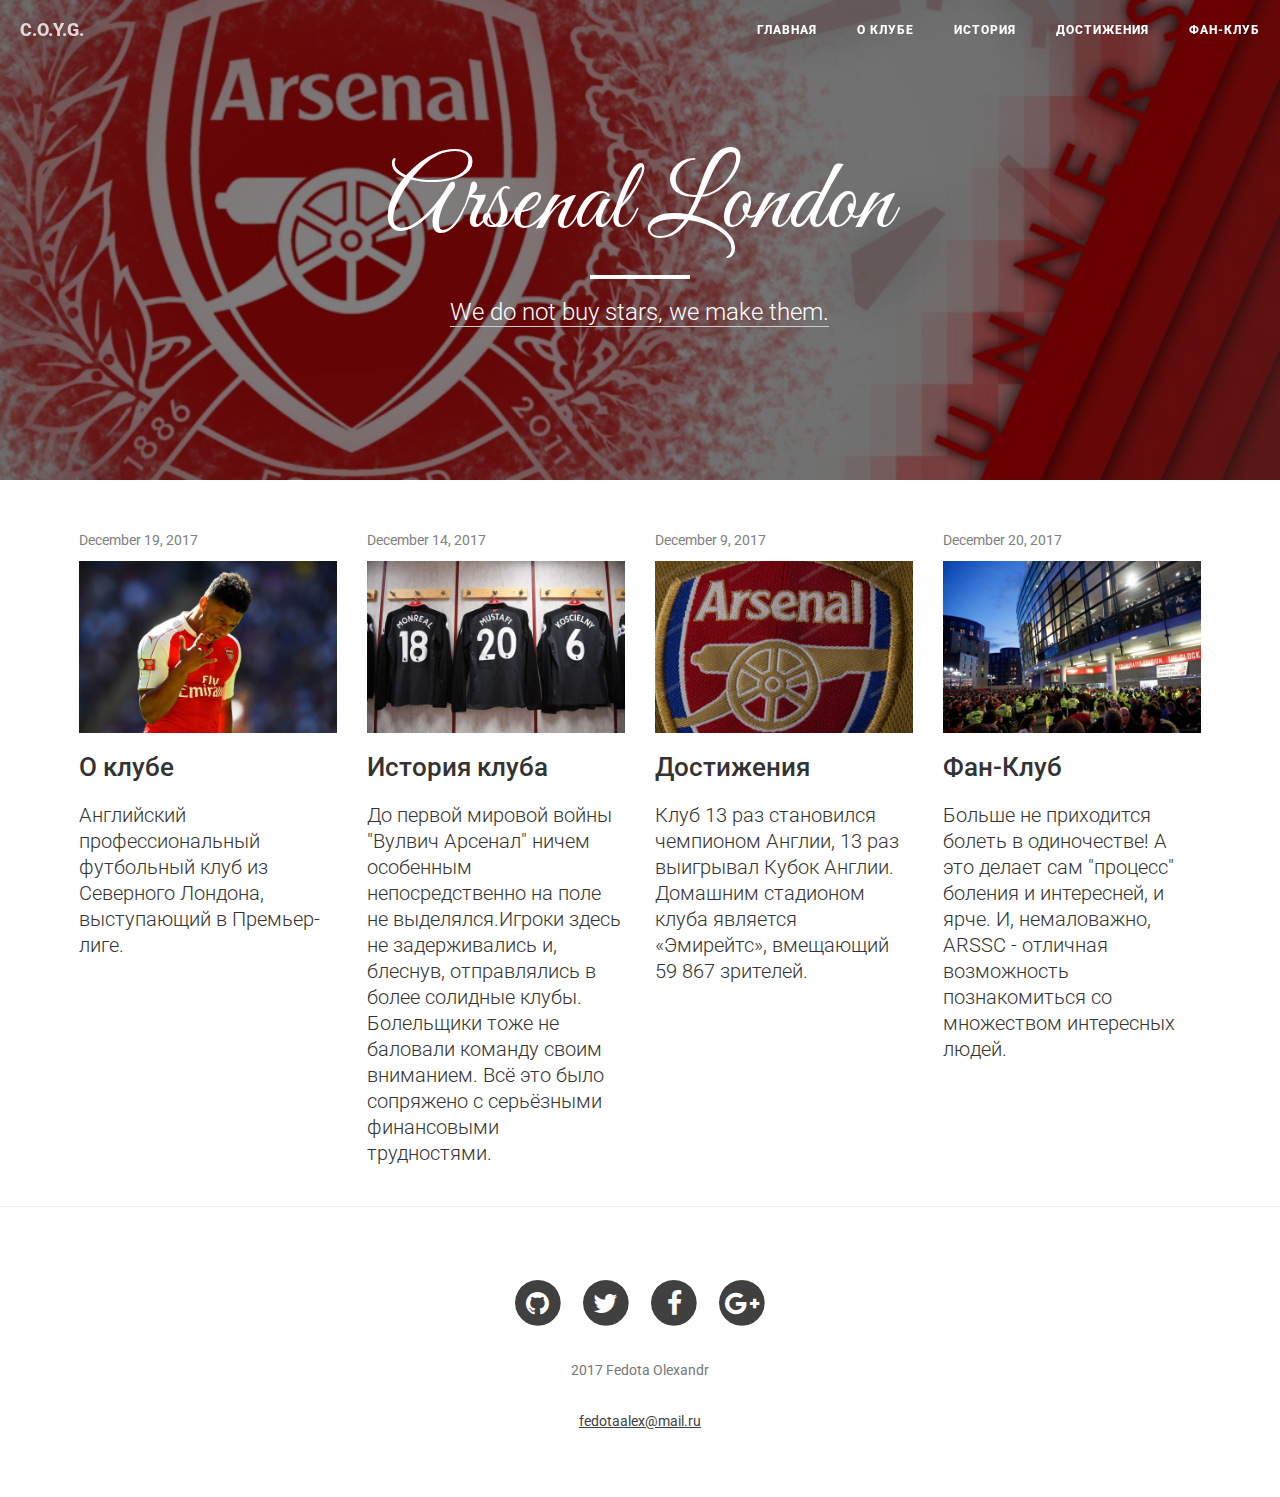
<file: index.html>
<!DOCTYPE html>
<html lang="en">

<head>

    <meta charset="utf-8">
    <meta http-equiv="X-UA-Compatible" content="IE=edge">
    <meta name="viewport" content="width=device-width, initial-scale=1">
    <meta name="description" content="">
    <meta name="author" content="">

    <title>Arsenal London</title>

    
    <link href="css/bootstrap.min.css" rel="stylesheet">

    
    <link href="css/small-business.css" rel="stylesheet">

    
    <link href="http://maxcdn.bootstrapcdn.com/font-awesome/4.1.0/css/font-awesome.min.css" rel="stylesheet" type="text/css">
    <link href='http://fonts.googleapis.com/css?family=Great+Vibes' rel='stylesheet' type='text/css'>
    <link href='http://fonts.googleapis.com/css?family=Roboto:400,300,100,500,700,900' rel='stylesheet' type='text/css'>



</head>

<body>

   
    <nav class="navbar navbar-default navbar-custom navbar-fixed-top">
        <div class="container-fluid">
            
            <div class="navbar-header page-scroll">
                <button type="button" class="navbar-toggle" data-toggle="collapse" data-target="#bs-example-navbar-collapse-1">
                    <span class="sr-only">Toggle navigation</span>
                    <span class="icon-bar"></span>
                    <span class="icon-bar"></span>
                    <span class="icon-bar"></span>
                </button>
                <a class="navbar-brand" href="https://www.arsenal.com/">C.O.Y.G.</a>
            </div>

            
            <div class="collapse navbar-collapse" id="bs-example-navbar-collapse-1">
                <ul class="nav navbar-nav navbar-right">
                    <li>
                        <a href="index.html">Главная</a>
                    </li>
                    <li>
                        <a href="about.html">О клубе</a>
                    </li>
                    <li>
                        <a href="page.html">История</a>
                    </li>
                    <li>
                        <a href="contact.html">Достижения</a>
                    </li>
					<li>
                        <a href="club.html">Фан-Клуб</a>
                    </li>
                </ul>
            </div>
            
        </div>
        
    </nav>

    
    <header class="intro-header" style="background-image: url('img/caralog10.jpg')">
        <div class="container overlay">
            <div class="row">
                <div class="col-lg-8 col-lg-offset-2 col-md-10 col-md-offset-1">
                    <div class="site-heading">
                        <h1>Arsenal London</h1>
                        <hr class="small">
                        <span class="subheading"><a href="contact.html">We do not buy stars, we make them.</a></span>
                    </div>
                </div>
            </div>
        </div>
    </header>
     


    <div class="container-fluid container-90">
        <div class="row">

            <div class="col-md-3">
                <div class="post-preview">
                    <a href="about.html">
                        <p class="post-meta">December 19, 2017</p>
                        <img class="img-responsive" src="img/caralog4.jpg">
                        <h2 class="post-title">
                            О клубе
                        </h2>
                        <h3 class="post-subtitle">
                             Английский профессиональный футбольный клуб из Северного Лондона, выступающий в Премьер-лиге.
                        </h3>
                    </a>
                </div>
            </div>

            <div class="col-md-3">
                <div class="post-preview">
                    <a href="page.html">
                        <p class="post-meta">December 14, 2017</p>
                        <img class="img-responsive" src="img/caralog5.jpg">
                        <h2 class="post-title">
                            История клуба
                        </h2>
                        <h3 class="post-subtitle">
                            До первой мировой войны "Вулвич Арсенал" ничем особенным непосредственно на поле не выделялся.Игроки здесь не задерживались и, блеснув, отправлялись в более солидные клубы. Болельщики тоже не баловали команду своим вниманием. Всё это было сопряжено с серьёзными финансовыми трудностями.
                        </h3>
                    </a>
                </div>
            </div>


            <div class="col-md-3">
                <div class="post-preview">
                    <a href="page.html">
                        <p class="post-meta">December 9, 2017</p>
                        <img class="img-responsive" src="img/caralog1.jpg">
                        <h2 class="post-title">
                            Достижения
                        </h2>
                        <h3 class="post-subtitle">
                            Клуб 13 раз становился чемпионом Англии, 13 раз выигрывал Кубок Англии. Домашним стадионом клуба является «Эмирейтс», вмещающий 59 867 зрителей.
                        </h3>
                    </a>
                </div>
            </div>
			 <div class="col-md-3">
                <div class="post-preview">
                    <a href="club.html">
                        <p class="post-meta">December 20, 2017</p>
                        <img class="img-responsive" src="img/caralog6.jpg">
                        <h2 class="post-title">
                            Фан-Клуб
                        </h2>
                        <h3 class="post-subtitle">
                            Больше не приходится болеть в одиночестве! А это делает сам "процесс" боления и интересней, и ярче. И, немаловажно, ARSSC - отличная возможность познакомиться со множеством интересных людей.
                        </h3>
                    </a>
                </div>
            </div>

        </div>
        <!-- Pager
        <ul class="pager">
            <li class="next">
                <a href="#">Older</a>
            </li>
        </ul> -->
    </div>


    <hr>

    <!-- Footer -->
    <footer>
        <div class="container">
            <div class="row">
                <div class="col-lg-8 col-lg-offset-2 col-md-10 col-md-offset-1">
                    <ul class="list-inline text-center">
                        <li>
                            <a href="https://github.com/">
                                <span class="fa-stack fa-lg">
                                    <i class="fa fa-circle fa-stack-2x"></i>
                                    <i class="fa fa-github fa-stack-1x fa-inverse"></i>
                                </span>
                            </a>
                        </li>
                        <li>
                            <a href="https://twitter.com/">
                                <span class="fa-stack fa-lg">
                                    <i class="fa fa-circle fa-stack-2x"></i>
                                    <i class="fa fa-twitter fa-stack-1x fa-inverse"></i>
                                </span>
                            </a>
                        </li>
                        <li>
                            <a href="https://www.facebook.com">
                                <span class="fa-stack fa-lg">
                                    <i class="fa fa-circle fa-stack-2x"></i>
                                    <i class="fa fa-facebook fa-stack-1x fa-inverse"></i>
                                </span>
                            </a>
                        </li>

                        <li>
                            <a href="https://plus.google.com/">
                                <span class="fa-stack fa-lg">
                                    <i class="fa fa-circle fa-stack-2x"></i>
                                    <i class="fa fa-google-plus fa-stack-1x fa-inverse"></i>
                                </span>
                            </a>
                        </li>
                       
                    </ul>
                    <p class="copyright text-muted"> 2017 Fedota Olexandr</p>
                       <p class="copyright text-muted">  <a href="mail.ru">fedotaalex@mail.ru</a></p>
                </div>
            </div>
        </div>
    </footer>

    <!-- jQuery -->
    <script src="js/jquery.js"></script>

    <!-- Bootstrap Core JavaScript -->
    <script src="js/bootstrap.min.js"></script>

    <!-- Custom Theme JavaScript -->
    <script src="js/small-business.min.js"></script>

    <!-- Smooth Scroll -->
    <script src="js/SmoothScroll.js"></script>

<!--
Google Analitics
Demo Purpose Only
Change UA-XXXXXXX-X to be your site's ID
 -->
<script>
    (function(i,s,o,g,r,a,m){i['GoogleAnalyticsObject']=r;i[r]=i[r]||function(){
        (i[r].q=i[r].q||[]).push(arguments)},i[r].l=1*new Date();a=s.createElement(o),
            m=s.getElementsByTagName(o)[0];a.async=1;a.src=g;m.parentNode.insertBefore(a,m)
    })(window,document,'script','//www.google-analytics.com/analytics.js','ga');

    ga('create', 'UA-1057679-2', 'auto');
    ga('send', 'pageview');
</script>

</body>

</html>
</file>
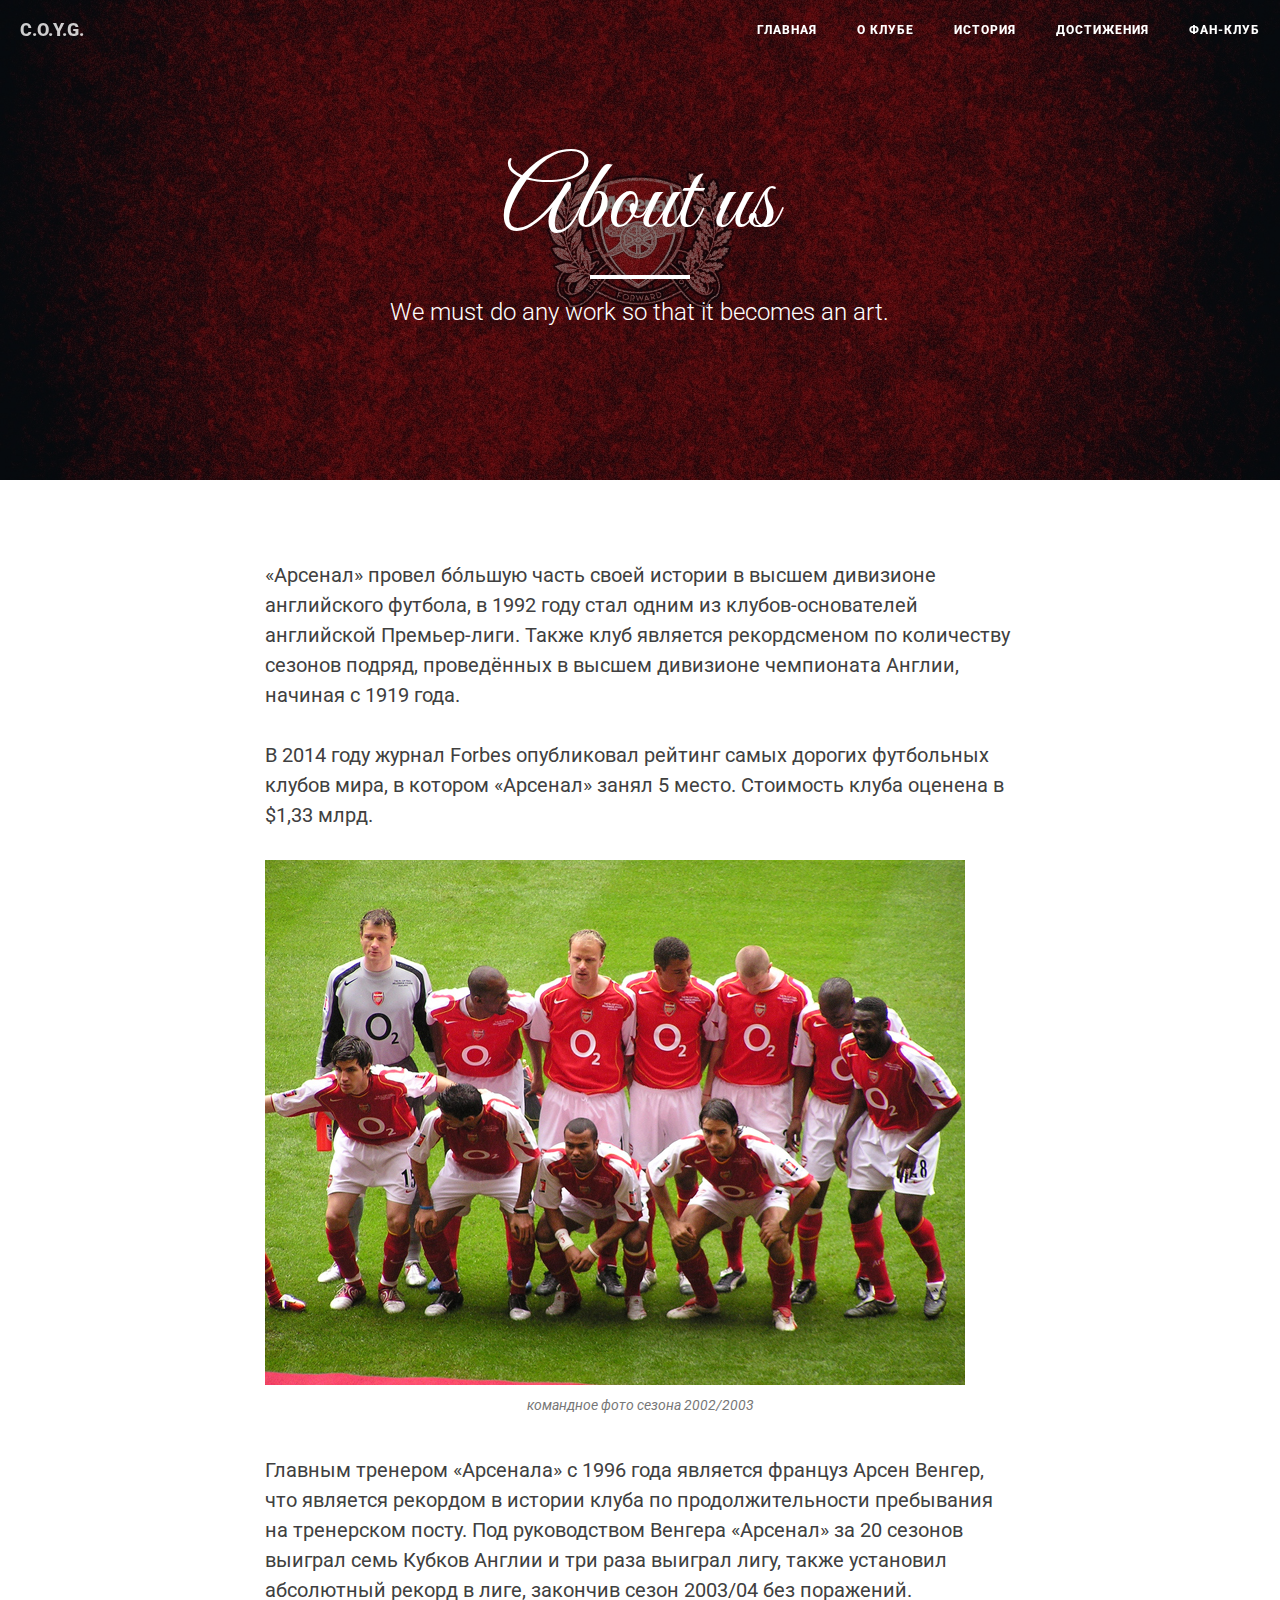
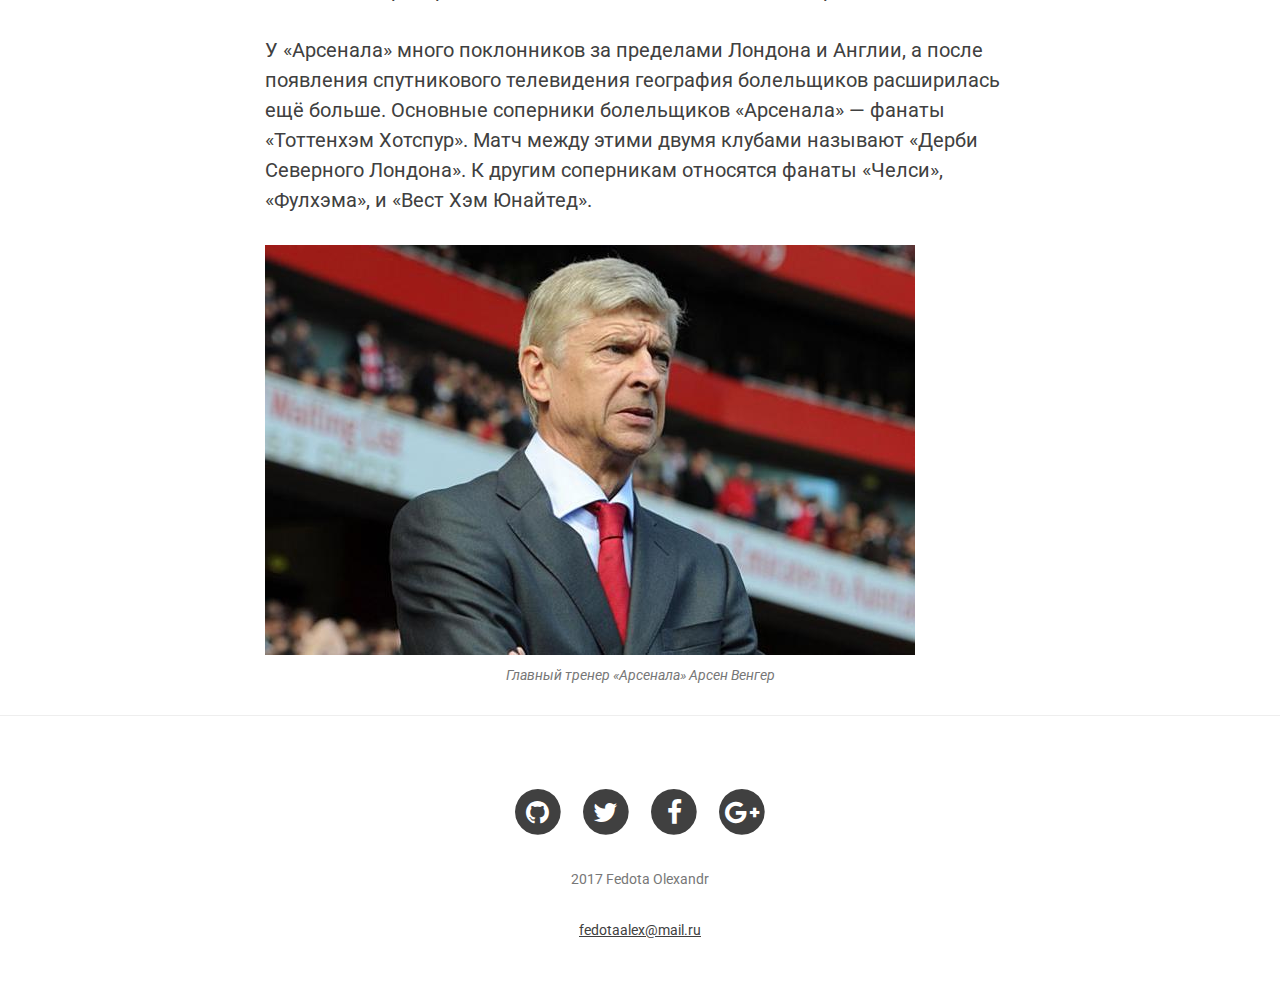
<file: about.html>
<!DOCTYPE html>
<html lang="en">

<head>

    <meta charset="utf-8">
    <meta http-equiv="X-UA-Compatible" content="IE=edge">
    <meta name="viewport" content="width=device-width, initial-scale=1">
    <meta name="description" content="">
    <meta name="author" content="">

    <title>О клубе</title>

   
    <link href="css/bootstrap.min.css" rel="stylesheet">

    
    <link href="css/small-business.css" rel="stylesheet">

    
    <link href="http://maxcdn.bootstrapcdn.com/font-awesome/4.1.0/css/font-awesome.min.css" rel="stylesheet" type="text/css">
    <link href='http://fonts.googleapis.com/css?family=Great+Vibes' rel='stylesheet' type='text/css'>
    <link href='http://fonts.googleapis.com/css?family=Roboto:400,300,100,500,700,900' rel='stylesheet' type='text/css'>

  

</head>

<body>

    <!-- Navigation -->
    <nav class="navbar navbar-default navbar-custom navbar-fixed-top">
        <div class="container-fluid">
            <!-- Brand and toggle get grouped for better mobile display -->
            <div class="navbar-header page-scroll">
                <button type="button" class="navbar-toggle" data-toggle="collapse" data-target="#bs-example-navbar-collapse-1">
                    <span class="sr-only">Toggle navigation</span>
                    <span class="icon-bar"></span>
                    <span class="icon-bar"></span>
                    <span class="icon-bar"></span>
                </button>
                <a class="navbar-brand" href="https://www.arsenal.com/">C.O.Y.G.</a>
            </div>
			     <div class="collapse navbar-collapse" id="bs-example-navbar-collapse-1">
                <ul class="nav navbar-nav navbar-right">
                    <li>
                        <a href="index.html">Главная</a>
                    </li>
                    <li>
                        <a href="about.html">О клубе</a>
                    </li>
                    <li>
                        <a href="page.html">История</a>
                    </li>
                    <li>
                        <a href="contact.html">Достижения</a>
                    </li>
					<li>
                        <a href="club.html">Фан-Клуб</a>
                    </li>
                </ul>
            </div>

            <!-- Collect the nav links, forms, and other content for toggling -->
             
            </div>

            
           
            
        </div>
            
            <!-- /.navbar-collapse -->
        </div>
        <!-- /.container -->
    </nav>

    <!-- Page Header -->
    <!-- Set your background image for this header on the line below. -->
    <header class="intro-header" style="background-image: url('img/caralog7.jpg')">
        <div class="container overlay">
            <div class="row">
                <div class="col-lg-8 col-lg-offset-2 col-md-10 col-md-offset-1">
                    <div class="page-heading">
                        <h1>About us</h1>
                        <hr class="small">
                        <span class="subheading">We must do any work so that it becomes an art.</span>
                    </div>
                </div>
            </div>
        </div>
    </header>

    <!-- Main Content -->
    <div class="container">
        <div class="row">
            <div class="col-lg-8 col-lg-offset-2 col-md-10 col-md-offset-1">
                <p>«Арсенал» провел бо́льшую часть своей истории в высшем дивизионе английского футбола, в 1992 году стал одним из клубов-основателей английской Премьер-лиги. Также клуб является рекордсменом по количеству сезонов подряд, проведённых в высшем дивизионе чемпионата Англии, начиная с 1919 года.</p>
                <p>В 2014 году журнал Forbes опубликовал рейтинг самых дорогих футбольных клубов мира, в котором «Арсенал» занял 5 место. Стоимость клуба оценена в $1,33 млрд.</p>
                <a href="#">
                    <img class="img-responsive" src="img/caralog13.jpg" alt="">
                </a>
                <span class="caption text-muted">командное фото сезона 2002/2003 </span>
                <p>Главным тренером «Арсенала» c 1996 года является француз Арсен Венгер, что является рекордом в истории клуба по продолжительности пребывания на тренерском посту. Под руководством Венгера «Арсенал» за 20 сезонов выиграл семь Кубков Англии и три раза выиграл лигу, также установил абсолютный рекорд в лиге, закончив сезон 2003/04 без поражений.</p>
				<p>У «Арсенала» много поклонников за пределами Лондона и Англии, а после появления спутникового телевидения география болельщиков расширилась ещё больше. Основные соперники болельщиков «Арсенала» — фанаты «Тоттенхэм Хотспур». Матч между этими двумя клубами называют «Дерби Северного Лондона». К другим соперникам относятся фанаты «Челси», «Фулхэма», и «Вест Хэм Юнайтед».</p>
				<a href="#">
                    <img class="img-responsive" src="img/caralog14.jpg" alt="">
                </a>
				<span class="caption text-muted">Главный тренер «Арсенала» Арсен Венгер </span>
            </div>
        </div>
    </div>

    <hr>

    <!-- Footer -->
   <footer>
        <div class="container">
            <div class="row">
                <div class="col-lg-8 col-lg-offset-2 col-md-10 col-md-offset-1">
                    <ul class="list-inline text-center">
                        <li>
                            <a href="https://github.com/">
                                <span class="fa-stack fa-lg">
                                    <i class="fa fa-circle fa-stack-2x"></i>
                                    <i class="fa fa-github fa-stack-1x fa-inverse"></i>
                                </span>
                            </a>
                        </li>
                        <li>
                            <a href="https://twitter.com/">
                                <span class="fa-stack fa-lg">
                                    <i class="fa fa-circle fa-stack-2x"></i>
                                    <i class="fa fa-twitter fa-stack-1x fa-inverse"></i>
                                </span>
                            </a>
                        </li>
                        <li>
                            <a href="https://www.facebook.com">
                                <span class="fa-stack fa-lg">
                                    <i class="fa fa-circle fa-stack-2x"></i>
                                    <i class="fa fa-facebook fa-stack-1x fa-inverse"></i>
                                </span>
                            </a>
                        </li>

                        <li>
                            <a href="https://plus.google.com/">
                                <span class="fa-stack fa-lg">
                                    <i class="fa fa-circle fa-stack-2x"></i>
                                    <i class="fa fa-google-plus fa-stack-1x fa-inverse"></i>
                                </span>
                            </a>
                        </li>
                       
                        
                    </ul>
                    <p class="copyright text-muted"> 2017 Fedota Olexandr</p>
                       <p class="copyright text-muted">  <a href="mail.ru">fedotaalex@mail.ru</a></p>
                </div>
            </div>
        </div>
    </footer>

    <!-- jQuery -->
    <script src="js/jquery.js"></script>

    <!-- Bootstrap Core JavaScript -->
    <script src="js/bootstrap.min.js"></script>

    <!-- Custom Theme JavaScript -->
    <script src="js/small-business.min.js"></script>

    <!-- Smooth Scroll -->
    <script src="js/SmoothScroll.js"></script>

</body>

</html>
</file>
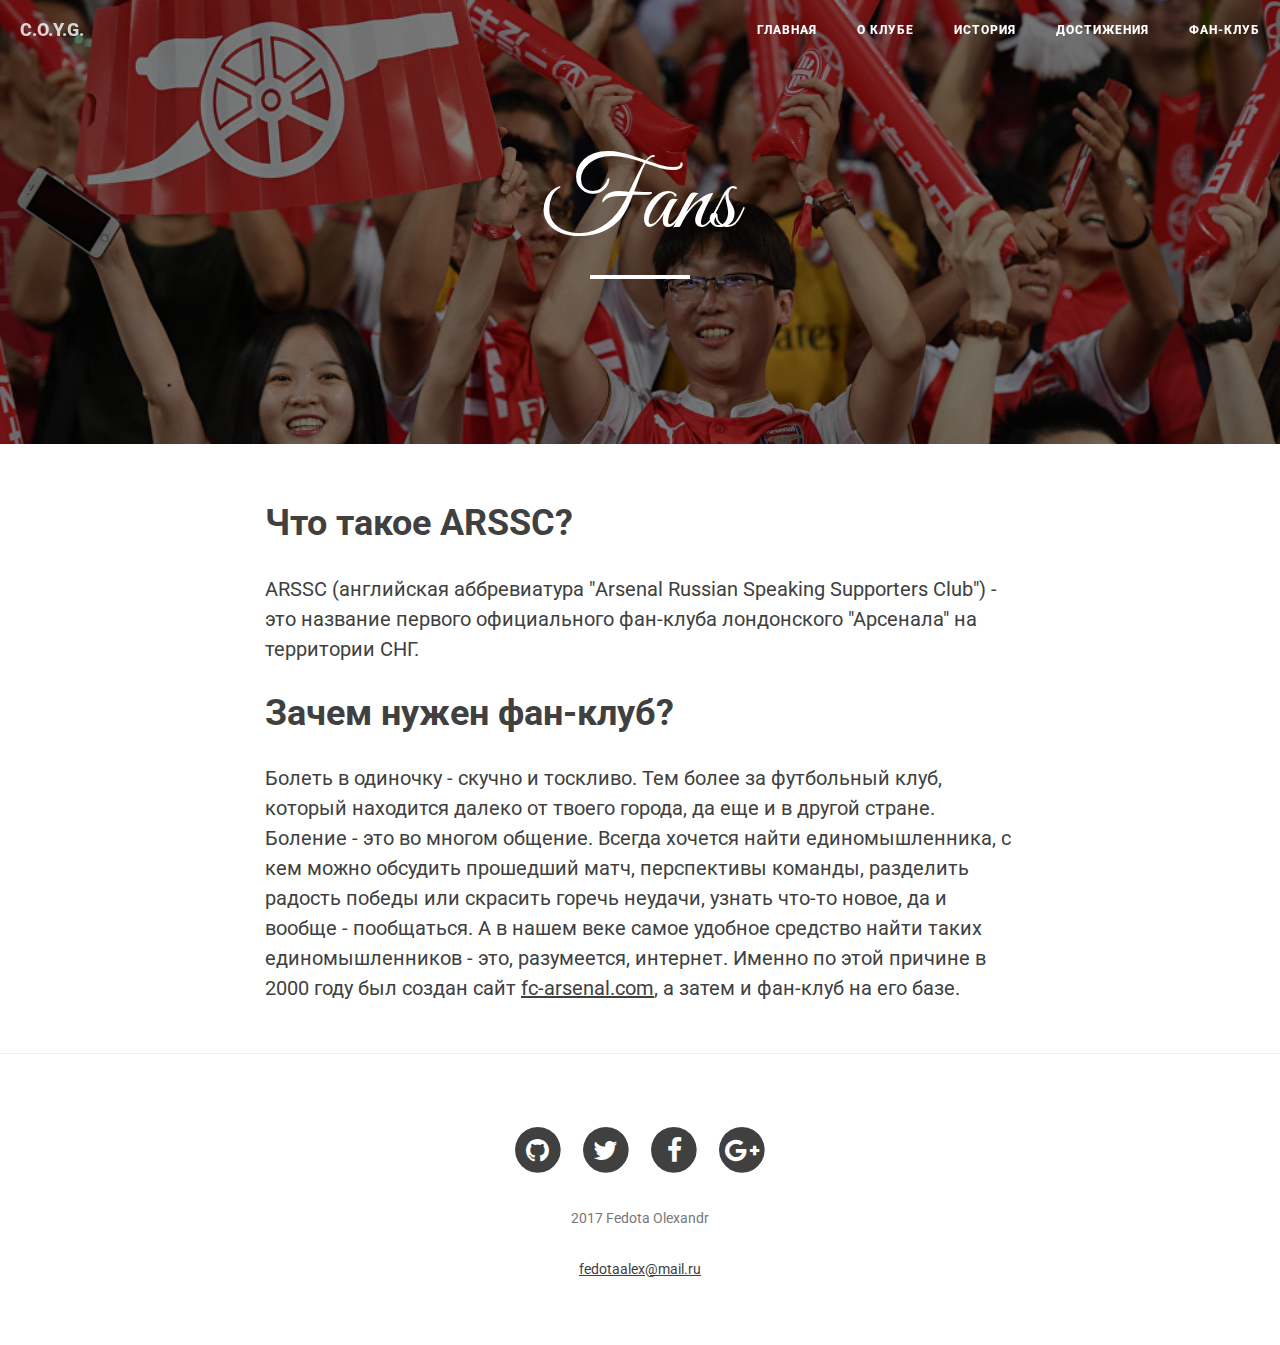
<file: club.html>
<!DOCTYPE html>
<html lang="en">

<head>

    <meta charset="utf-8">
    <meta http-equiv="X-UA-Compatible" content="IE=edge">
    <meta name="viewport" content="width=device-width, initial-scale=1">
    <meta name="description" content="">
    <meta name="author" content="">

    <title>Фан-Клуб</title>

    <!-- Bootstrap Core CSS -->
    <link href="css/bootstrap.min.css" rel="stylesheet">

    <!-- Custom CSS -->
    <link href="css/small-business.css" rel="stylesheet">

    <!-- Custom Fonts -->
    <link href="http://maxcdn.bootstrapcdn.com/font-awesome/4.1.0/css/font-awesome.min.css" rel="stylesheet" type="text/css">
    <link href='http://fonts.googleapis.com/css?family=Great+Vibes' rel='stylesheet' type='text/css'>
    <link href='http://fonts.googleapis.com/css?family=Roboto:400,300,100,500,700,900' rel='stylesheet' type='text/css'>

    <!-- HTML5 Shim and Respond.js IE8 support of HTML5 elements and media queries -->
    <!-- WARNING: Respond.js doesn't work if you view the page via file:// -->
    <!--[if lt IE 9]>
        <script src="https://oss.maxcdn.com/libs/html5shiv/3.7.0/html5shiv.js"></script>
        <script src="https://oss.maxcdn.com/libs/respond.js/1.4.2/respond.min.js"></script>
    <![endif]-->

</head>

<body>

    <!-- Navigation -->
    <nav class="navbar navbar-default navbar-custom navbar-fixed-top">
        <div class="container-fluid">
            <!-- Brand and toggle get grouped for better mobile display -->
            <div class="navbar-header page-scroll">
                <button type="button" class="navbar-toggle" data-toggle="collapse" data-target="#bs-example-navbar-collapse-1">
                    <span class="sr-only">Toggle navigation</span>
                    <span class="icon-bar"></span>
                    <span class="icon-bar"></span>
                    <span class="icon-bar"></span>
                </button>
             <a class="navbar-brand" href="https://www.arsenal.com/">C.O.Y.G.</a>
            </div>

            <!-- Collect the nav links, forms, and other content for toggling -->
           <div class="collapse navbar-collapse" id="bs-example-navbar-collapse-1">
                <ul class="nav navbar-nav navbar-right">
                    <li>
                        <a href="index.html">Главная</a>
                    </li>
                    <li>
                        <a href="about.html">О клубе</a>
                    </li>
                    <li>
                        <a href="page.html">История</a>
                    </li>
                    <li>
                        <a href="contact.html">Достижения</a>
                    </li>
					<li>
                        <a href="club.html">Фан-Клуб</a>
                    </li>
                </ul>
            </div>
            <!-- /.navbar-collapse -->
        </div>
        <!-- /.container -->
    </nav>

    <!-- Page Header -->
    <!-- Set your background image for this header on the line below. -->
    <header class="intro-header" style="background-image: url('img/caralog15.jpg')">
        <div class="container overlay">
            <div class="row">
                <div class="col-lg-8 col-lg-offset-2 col-md-10 col-md-offset-1">
                    <div class="page-heading">
                        <h1>Fans</h1>
                        <hr class="small">
                    </div>
                </div>
            </div>
        </div>
    </header>

    <!-- Post Content -->
    <article>
        <div class="container">
            <div class="row">
                <div class="col-lg-8 col-lg-offset-2 col-md-10 col-md-offset-1">

                    <h2 class="section-heading">Что такое ARSSC?</h2>

                    <p>ARSSC (английская аббревиатура "Arsenal Russian Speaking Supporters Club") - это название первого официального фан-клуба лондонского "Арсенала" на территории СНГ.</p>

					<h2 class="section-heading">Зачем нужен фан-клуб?</h2>
                    <p>Болеть в одиночку - скучно и тоскливо. Тем более за футбольный клуб, который находится далеко от твоего города, да еще и в другой стране. Боление - это во многом общение. Всегда хочется найти единомышленника, с кем можно обсудить прошедший матч, перспективы команды, разделить радость победы или скрасить горечь неудачи, узнать что-то новое, да и вообще - пообщаться. А в нашем веке самое удобное средство найти таких единомышленников - это, разумеется, интернет. Именно по этой причине в 2000 году был создан сайт <a href="http://fc-arsenal.com/" target="_blank">fc-arsenal.com</a>, а затем и фан-клуб на его базе.</p>
                  
                </div>
            </div>
        </div>
    </article>

    <hr>

    <!-- Footer -->
   <footer>
        <div class="container">
            <div class="row">
                <div class="col-lg-8 col-lg-offset-2 col-md-10 col-md-offset-1">
                    <ul class="list-inline text-center">
                        <li>
                            <a href="https://github.com/">
                                <span class="fa-stack fa-lg">
                                    <i class="fa fa-circle fa-stack-2x"></i>
                                    <i class="fa fa-github fa-stack-1x fa-inverse"></i>
                                </span>
                            </a>
                        </li>
                        <li>
                            <a href="https://twitter.com/">
                                <span class="fa-stack fa-lg">
                                    <i class="fa fa-circle fa-stack-2x"></i>
                                    <i class="fa fa-twitter fa-stack-1x fa-inverse"></i>
                                </span>
                            </a>
                        </li>
                        <li>
                            <a href="https://www.facebook.com">
                                <span class="fa-stack fa-lg">
                                    <i class="fa fa-circle fa-stack-2x"></i>
                                    <i class="fa fa-facebook fa-stack-1x fa-inverse"></i>
                                </span>
                            </a>
                        </li>

                        <li>
                            <a href="https://plus.google.com/">
                                <span class="fa-stack fa-lg">
                                    <i class="fa fa-circle fa-stack-2x"></i>
                                    <i class="fa fa-google-plus fa-stack-1x fa-inverse"></i>
                                </span>
                            </a>
                        </li>
                       
                        
                    </ul>
                    <p class="copyright text-muted">2017 Fedota Olexandr</p>
                       <p class="copyright text-muted">  <a href="mail.ru">fedotaalex@mail.ru</a></p>
                </div>
            </div>
        </div>
    </footer>

    <!-- jQuery -->
    <script src="js/jquery.js"></script>

    <!-- Bootstrap Core JavaScript -->
    <script src="js/bootstrap.min.js"></script>

    <!-- Custom Theme JavaScript -->
    <script src="js/small-business.min.js"></script>

    <!-- Smooth Scroll -->
    <script src="js/SmoothScroll.js"></script>

</body>

</html>
</file>
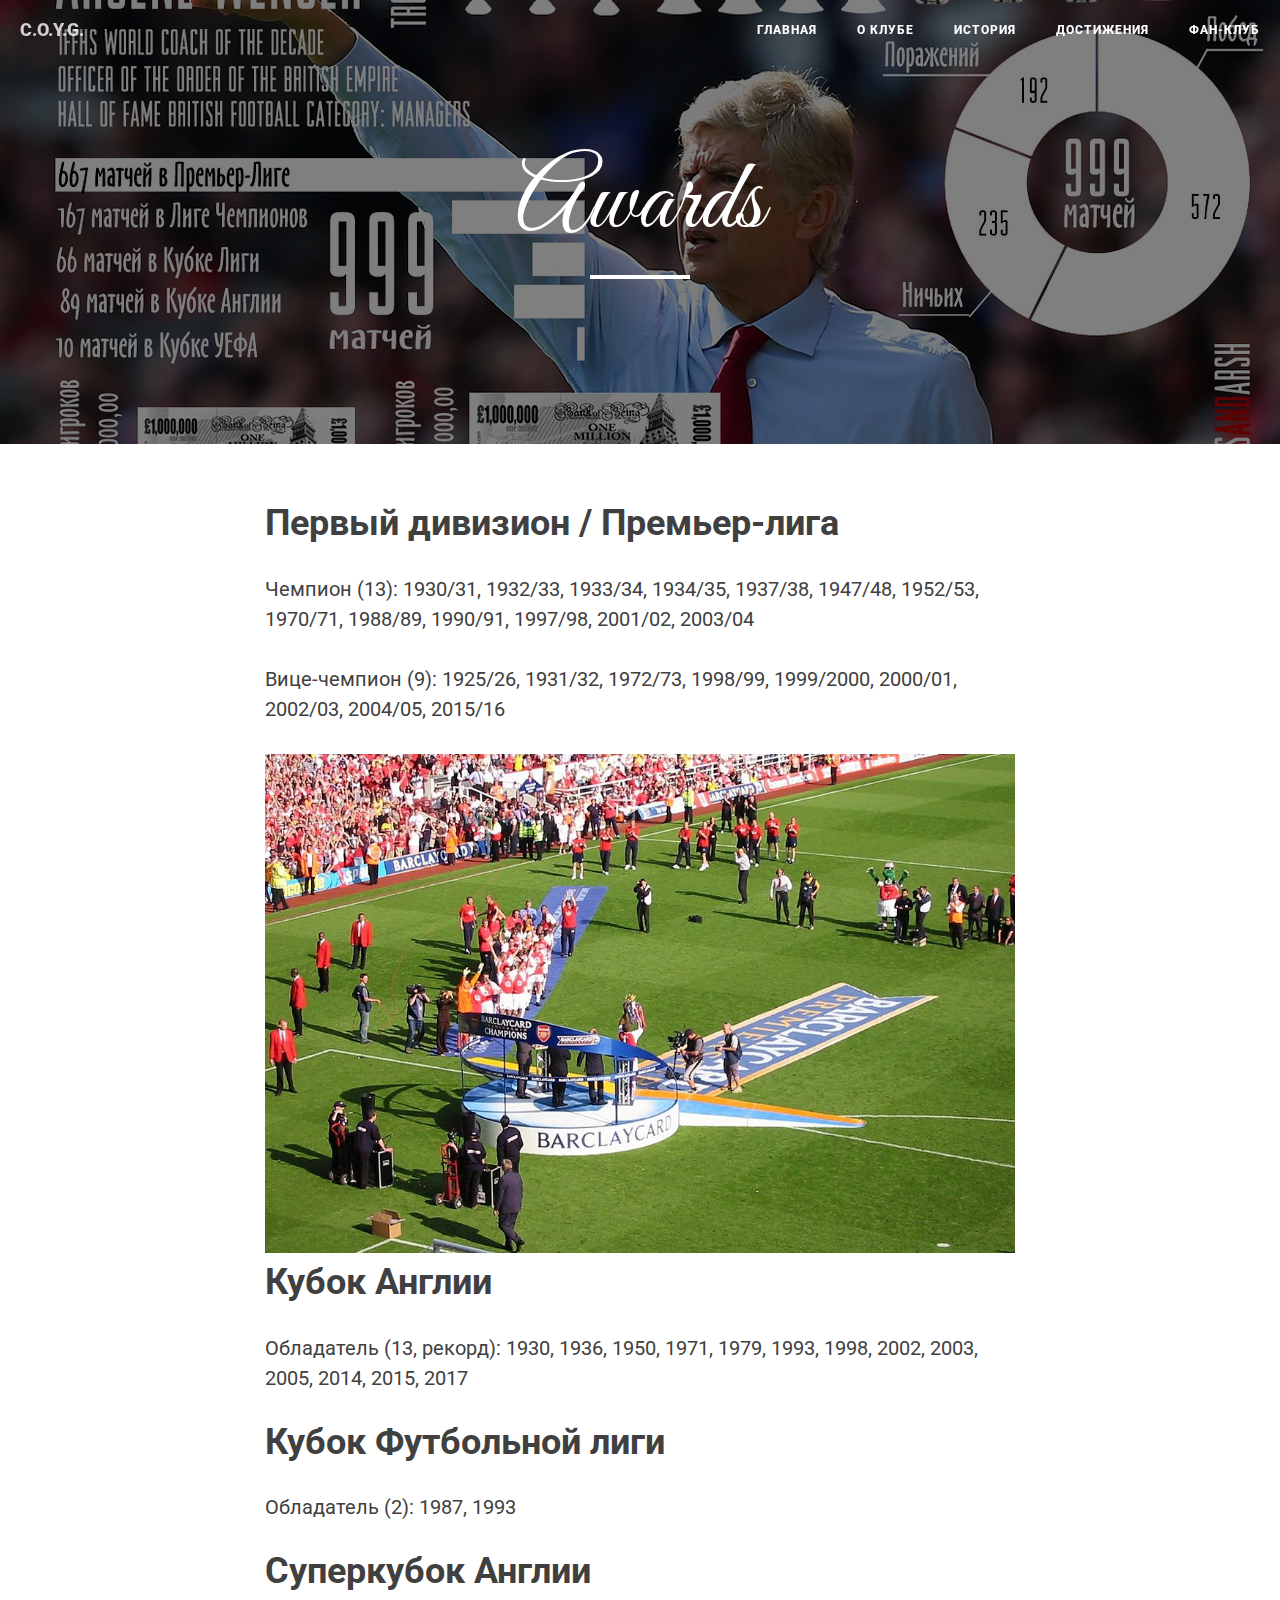
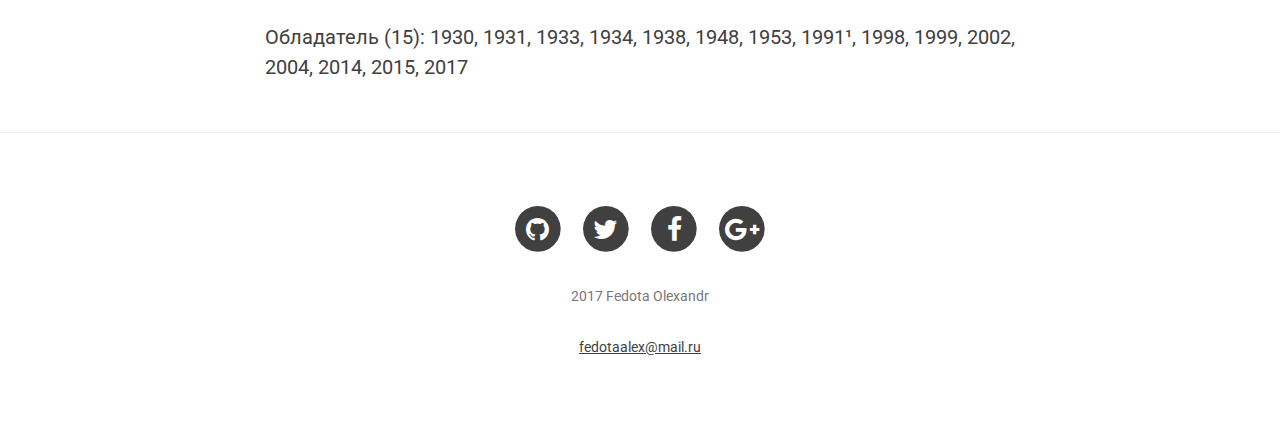
<file: contact.html>
<!DOCTYPE html>
<html lang="en">

<head>

    <meta charset="utf-8">
    <meta http-equiv="X-UA-Compatible" content="IE=edge">
    <meta name="viewport" content="width=device-width, initial-scale=1">
    <meta name="description" content="">
    <meta name="author" content="">

    <title>Awards</title>

    <!-- Bootstrap Core CSS -->
    <link href="css/bootstrap.min.css" rel="stylesheet">

    <!-- Custom CSS -->
    <link href="css/small-business.css" rel="stylesheet">

    <!-- Custom Fonts -->
    <link href="http://maxcdn.bootstrapcdn.com/font-awesome/4.1.0/css/font-awesome.min.css" rel="stylesheet" type="text/css">
    <link href='http://fonts.googleapis.com/css?family=Great+Vibes' rel='stylesheet' type='text/css'>
    <link href='http://fonts.googleapis.com/css?family=Roboto:400,300,100,500,700,900' rel='stylesheet' type='text/css'>

    <!-- HTML5 Shim and Respond.js IE8 support of HTML5 elements and media queries -->
    <!-- WARNING: Respond.js doesn't work if you view the page via file:// -->
    <!--[if lt IE 9]>
        <script src="https://oss.maxcdn.com/libs/html5shiv/3.7.0/html5shiv.js"></script>
        <script src="https://oss.maxcdn.com/libs/respond.js/1.4.2/respond.min.js"></script>
    <![endif]-->

</head>

<body>

    <!-- Navigation -->
    <nav class="navbar navbar-default navbar-custom navbar-fixed-top">
        <div class="container-fluid">
            <!-- Brand and toggle get grouped for better mobile display -->
            <div class="navbar-header page-scroll">
                <button type="button" class="navbar-toggle" data-toggle="collapse" data-target="#bs-example-navbar-collapse-1">
                    <span class="sr-only">Toggle navigation</span>
                    <span class="icon-bar"></span>
                    <span class="icon-bar"></span>
                    <span class="icon-bar"></span>
                </button>
               <a class="navbar-brand" href="https://www.arsenal.com/">C.O.Y.G.</a>
             
            </div>

            
            <div class="collapse navbar-collapse" id="bs-example-navbar-collapse-1">
                <ul class="nav navbar-nav navbar-right">
                    <li>
                        <a href="index.html">Главная</a>
                    </li>
                    <li>
                        <a href="about.html">О клубе</a>
                    </li>
                    <li>
                        <a href="page.html">История</a>
                    </li>
                    <li>
                        <a href="contact.html">Достижения</a>
                    </li>
					<li>
                        <a href="club.html">Фан-Клуб</a>
                    </li>
                </ul>
            </div>
            
        </div>
            <!-- /.navbar-collapse -->
        </div>
        <!-- /.container -->
    </nav>

    <!-- Page Header -->
    <!-- Set your background image for this header on the line below. -->
    <header class="intro-header" style="background-image: url('img/caralog17.jpg')">
        <div class="container overlay">
            <div class="row">
                <div class="col-lg-6 col-lg-offset-3 col-md-8 col-md-offset-2">
                    <div class="page-heading">
                        <h1>Awards</h1>
                        <hr class="small"> 
                    </div>
                </div>
            </div>
        </div>
    </header>

    <!-- Main Content -->
     <div class="container">
        <div class="row">
            <div class="col-lg-8 col-lg-offset-2 col-md-10 col-md-offset-1">
			    <h2 class="section-heading"> Первый дивизион / Премьер-лига</h2>
                <p>Чемпион (13): 1930/31, 1932/33, 1933/34, 1934/35, 1937/38, 1947/48, 1952/53, 1970/71, 1988/89, 1990/91, 1997/98, 2001/02, 2003/04</p>
                <p> Вице-чемпион (9): 1925/26, 1931/32, 1972/73, 1998/99, 1999/2000, 2000/01, 2002/03, 2004/05, 2015/16 </p>
                <a href="#">
                    <img class="img-responsive" src="img/caralog20.jpg" alt="">
                </a>
				<h2 class="section-heading">Кубок Англии</h2>
                <p>Обладатель (13, рекорд): 1930, 1936, 1950, 1971, 1979, 1993, 1998, 2002, 2003, 2005, 2014, 2015, 2017</p>
				<h2 class="section-heading">Кубок Футбольной лиги</h2>
                <p>Обладатель (2): 1987, 1993</p>
				<h2 class="section-heading">Суперкубок Англии</h2>
                <p>Обладатель (15): 1930, 1931, 1933, 1934, 1938, 1948, 1953, 1991¹, 1998, 1999, 2002, 2004, 2014, 2015, 2017</p>
            </div>
        </div>
    </div>

    <hr>

    <!-- Footer -->
    <footer>
        <div class="container">
            <div class="row">
                <div class="col-lg-8 col-lg-offset-2 col-md-10 col-md-offset-1">
                    <ul class="list-inline text-center">
                        <li>
                            <a href="https://github.com/">
                                <span class="fa-stack fa-lg">
                                    <i class="fa fa-circle fa-stack-2x"></i>
                                    <i class="fa fa-github fa-stack-1x fa-inverse"></i>
                                </span>
                            </a>
                        </li>
                        <li>
                            <a href="https://twitter.com/">
                                <span class="fa-stack fa-lg">
                                    <i class="fa fa-circle fa-stack-2x"></i>
                                    <i class="fa fa-twitter fa-stack-1x fa-inverse"></i>
                                </span>
                            </a>
                        </li>
                        <li>
                            <a href="https://www.facebook.com">
                                <span class="fa-stack fa-lg">
                                    <i class="fa fa-circle fa-stack-2x"></i>
                                    <i class="fa fa-facebook fa-stack-1x fa-inverse"></i>
                                </span>
                            </a>
                        </li>

                        <li>
                            <a href="https://plus.google.com/">
                                <span class="fa-stack fa-lg">
                                    <i class="fa fa-circle fa-stack-2x"></i>
                                    <i class="fa fa-google-plus fa-stack-1x fa-inverse"></i>
                                </span>
                            </a>
                        </li>
                       
                        
                    </ul>
                    <p class="copyright text-muted"> 2017 Fedota Olexandr</p>
                       <p class="copyright text-muted">  <a href="mail.ru">fedotaalex@mail.ru</a></p>
                </div>
            </div>
        </div>
    </footer>

    <!-- jQuery -->
    <script src="js/jquery.js"></script>

    <!-- Bootstrap Core JavaScript -->
    <script src="js/bootstrap.min.js"></script>

    <!-- Custom Theme JavaScript -->
    <script src="js/small-business.min.js"></script>

    <!-- Smooth Scroll -->
    <script src="js/SmoothScroll.js"></script>

</body>

</html>
</file>
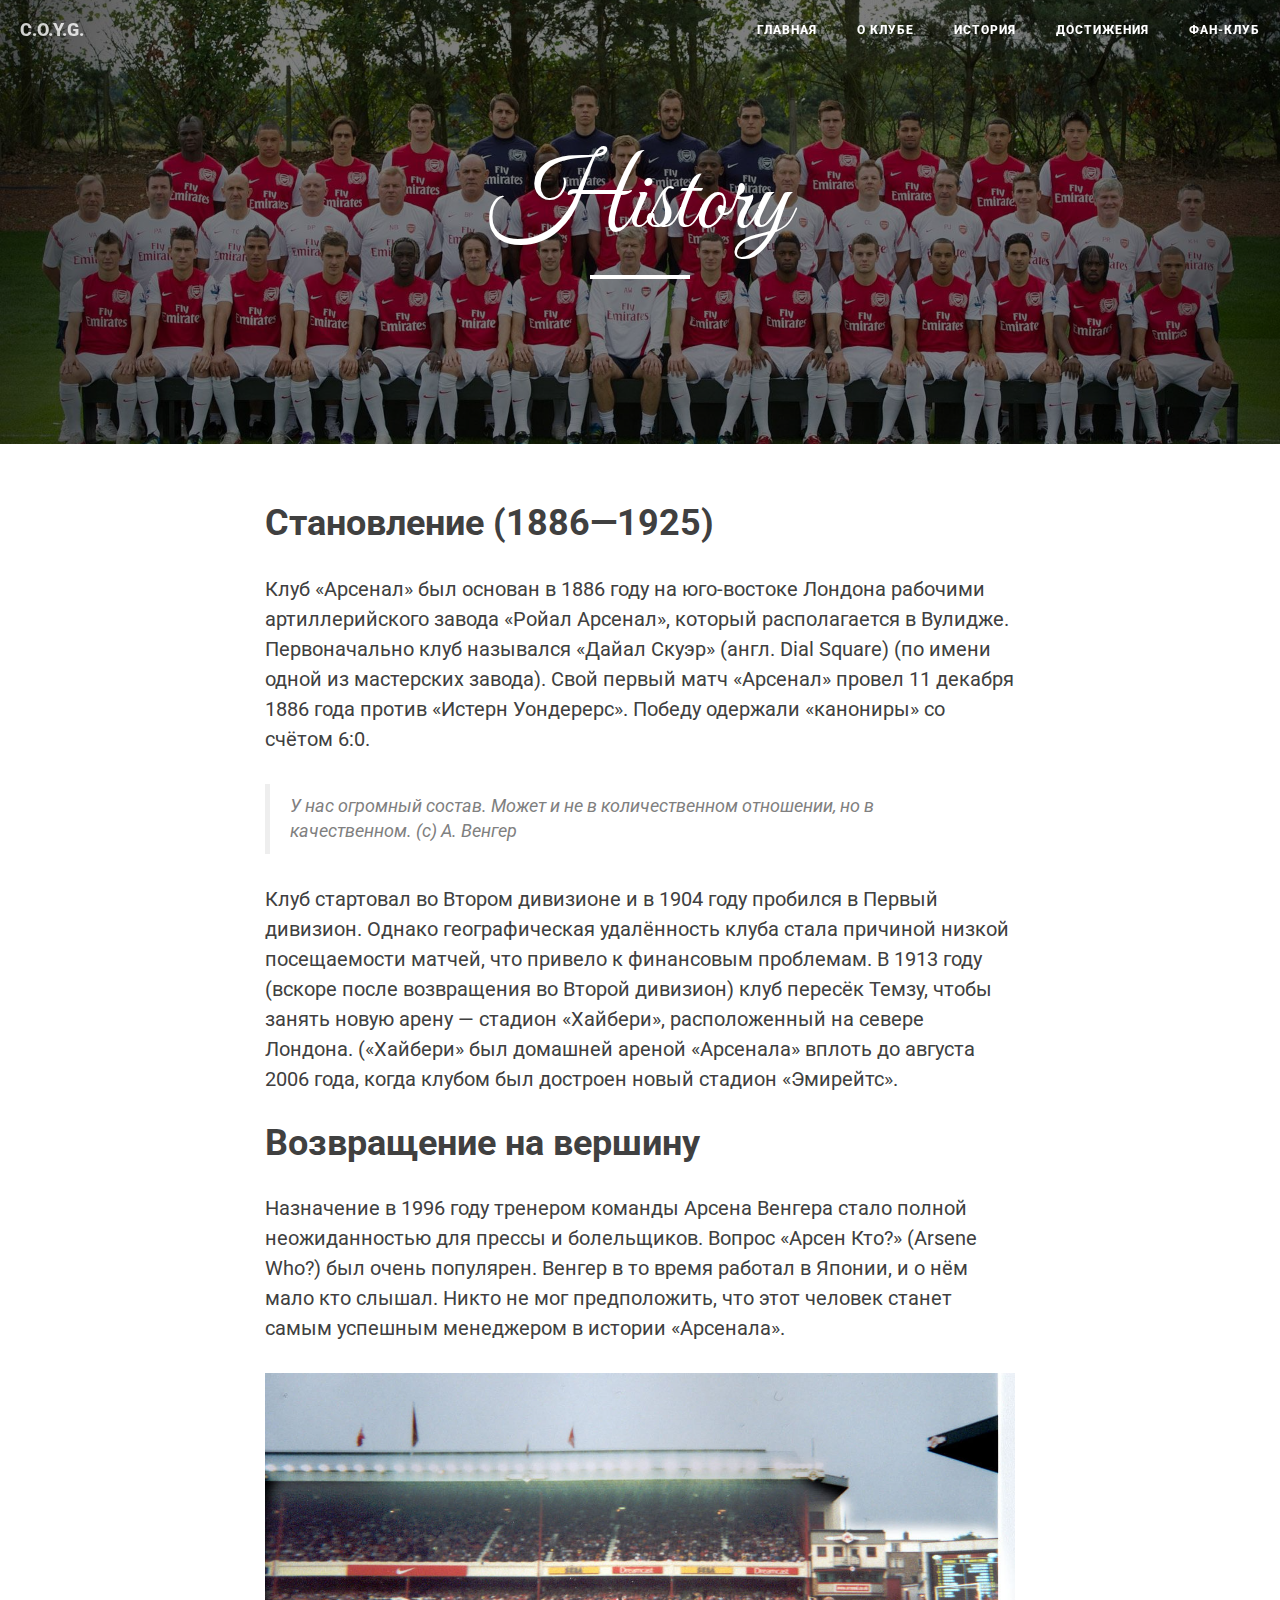
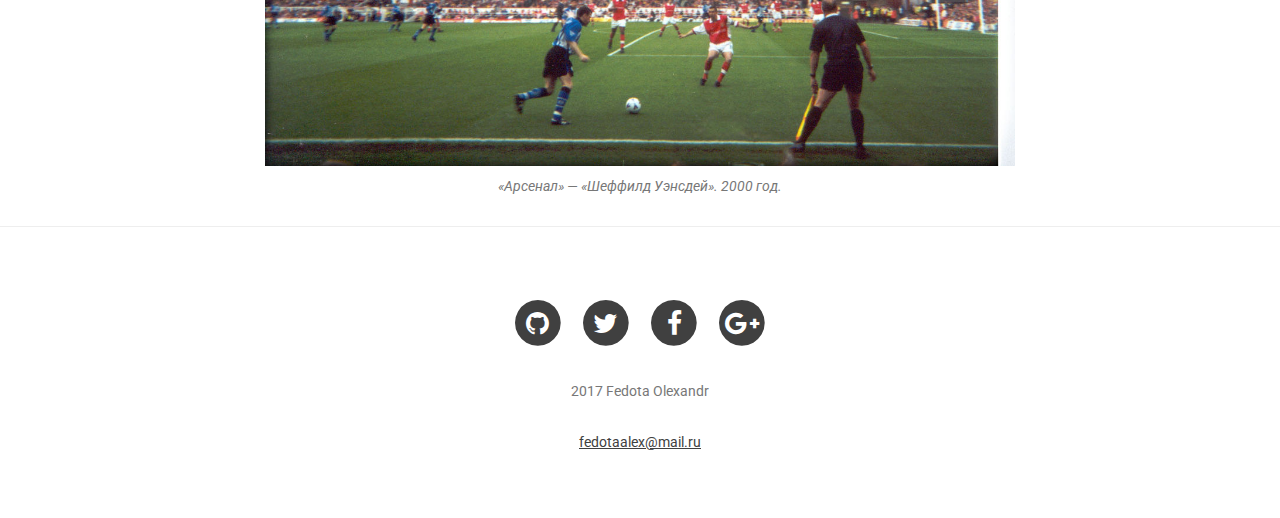
<file: page.html>
<!DOCTYPE html>
<html lang="en">

<head>

    <meta charset="utf-8">
    <meta http-equiv="X-UA-Compatible" content="IE=edge">
    <meta name="viewport" content="width=device-width, initial-scale=1">
    <meta name="description" content="">
    <meta name="author" content="">

    <title>История</title>

    <!-- Bootstrap Core CSS -->
    <link href="css/bootstrap.min.css" rel="stylesheet">

    <!-- Custom CSS -->
    <link href="css/small-business.css" rel="stylesheet">

    <!-- Custom Fonts -->
    <link href="http://maxcdn.bootstrapcdn.com/font-awesome/4.1.0/css/font-awesome.min.css" rel="stylesheet" type="text/css">
    <link href='http://fonts.googleapis.com/css?family=Great+Vibes' rel='stylesheet' type='text/css'>
    <link href='http://fonts.googleapis.com/css?family=Roboto:400,300,100,500,700,900' rel='stylesheet' type='text/css'>

    <!-- HTML5 Shim and Respond.js IE8 support of HTML5 elements and media queries -->
    <!-- WARNING: Respond.js doesn't work if you view the page via file:// -->
    <!--[if lt IE 9]>
        <script src="https://oss.maxcdn.com/libs/html5shiv/3.7.0/html5shiv.js"></script>
        <script src="https://oss.maxcdn.com/libs/respond.js/1.4.2/respond.min.js"></script>
    <![endif]-->

</head>

<body>

    <!-- Navigation -->
    <nav class="navbar navbar-default navbar-custom navbar-fixed-top">
        <div class="container-fluid">
            <!-- Brand and toggle get grouped for better mobile display -->
            <div class="navbar-header page-scroll">
                <button type="button" class="navbar-toggle" data-toggle="collapse" data-target="#bs-example-navbar-collapse-1">
                    <span class="sr-only">Toggle navigation</span>
                    <span class="icon-bar"></span>
                    <span class="icon-bar"></span>
                    <span class="icon-bar"></span>
                </button>
             <a class="navbar-brand" href="https://www.arsenal.com/">C.O.Y.G.</a>
            </div>
			<div class="collapse navbar-collapse" id="bs-example-navbar-collapse-1">
                <ul class="nav navbar-nav navbar-right">
                    <li>
                        <a href="index.html">Главная</a>
                    </li>
                    <li>
                        <a href="about.html">О клубе</a>
                    </li>
                    <li>
                        <a href="page.html">История</a>
                    </li>
                    <li>
                        <a href="contact.html">Достижения</a>
                    </li>
					<li>
                        <a href="club.html">Фан-Клуб</a>
                    </li>
                </ul>
            </div>

            <!-- Collect the nav links, forms, and other content for toggling -->
             
            </div>         
           
            
        </div>
            <!-- /.navbar-collapse -->
        </div>
        <!-- /.container -->
    </nav>

    <!-- Page Header -->
    <!-- Set your background image for this header on the line below. -->
    <header class="intro-header" style="background-image: url('img/caralog8.jpg')">
        <div class="container overlay">
            <div class="row">
                <div class="col-lg-8 col-lg-offset-2 col-md-10 col-md-offset-1">
                    <div class="page-heading">
                        <h1>History</h1>
                        <hr class="small">
                    </div>
                </div>
            </div>
        </div>
    </header>

    <!-- Post Content -->
    <article>
        <div class="container">
            <div class="row">
                <div class="col-lg-8 col-lg-offset-2 col-md-10 col-md-offset-1">

                    <h2 class="section-heading">Становление (1886—1925)</h2>

                    <p>Клуб «Арсенал» был основан в 1886 году на юго-востоке Лондона рабочими артиллерийского завода «Ройал Арсенал», который располагается в Вулидже. Первоначально клуб назывался «Дайал Скуэр» (англ. Dial Square) (по имени одной из мастерских завода). Свой первый матч «Арсенал» провел 11 декабря 1886 года против «Истерн Уондерерс». Победу одержали «канониры» со счётом 6:0.</p>

                    <blockquote>У нас огромный состав. Может и не в количественном отношении, но в качественном. (с) А. Венгер</blockquote>

                    <p>Клуб стартовал во Втором дивизионе и в 1904 году пробился в Первый дивизион. Однако географическая удалённость клуба стала причиной низкой посещаемости матчей, что привело к финансовым проблемам. В 1913 году (вскоре после возвращения во Второй дивизион) клуб пересёк Темзу, чтобы занять новую арену — стадион «Хайбери», расположенный на севере Лондона. («Хайбери» был домашней ареной «Арсенала» вплоть до августа 2006 года, когда клубом был достроен новый стадион «Эмирейтс».</p>

                    <h2 class="section-heading">Возвращение на вершину</h2>

                    <p>Назначение в 1996 году тренером команды Арсена Венгера стало полной неожиданностью для прессы и болельщиков. Вопрос «Арсен Кто?» (Arsene Who?) был очень популярен. Венгер в то время работал в Японии, и о нём мало кто слышал. Никто не мог предположить, что этот человек станет самым успешным менеджером в истории «Арсенала».</p>

                    <a href="#">
                        <img class="img-responsive" src="img/caralog9.jpg" alt="">
                    </a>
                    <span class="caption text-muted">«Арсенал» — «Шеффилд Уэнсдей». 2000 год.</span>

                    
                </div>
            </div>
        </div>
    </article>

    <hr>

    <!-- Footer -->
   <footer>
        <div class="container">
            <div class="row">
                <div class="col-lg-8 col-lg-offset-2 col-md-10 col-md-offset-1">
                    <ul class="list-inline text-center">
                        <li>
                            <a href="https://github.com/">
                                <span class="fa-stack fa-lg">
                                    <i class="fa fa-circle fa-stack-2x"></i>
                                    <i class="fa fa-github fa-stack-1x fa-inverse"></i>
                                </span>
                            </a>
                        </li>
                        <li>
                            <a href="https://twitter.com/">
                                <span class="fa-stack fa-lg">
                                    <i class="fa fa-circle fa-stack-2x"></i>
                                    <i class="fa fa-twitter fa-stack-1x fa-inverse"></i>
                                </span>
                            </a>
                        </li>
                        <li>
                            <a href="https://www.facebook.com">
                                <span class="fa-stack fa-lg">
                                    <i class="fa fa-circle fa-stack-2x"></i>
                                    <i class="fa fa-facebook fa-stack-1x fa-inverse"></i>
                                </span>
                            </a>
                        </li>

                        <li>
                            <a href="https://plus.google.com/">
                                <span class="fa-stack fa-lg">
                                    <i class="fa fa-circle fa-stack-2x"></i>
                                    <i class="fa fa-google-plus fa-stack-1x fa-inverse"></i>
                                </span>
                            </a>
                        </li>
                       
                        
                    </ul>
                    <p class="copyright text-muted">2017 Fedota Olexandr</p>
                       <p class="copyright text-muted">  <a href="mail.ru">fedotaalex@mail.ru</a></p>
                </div>
            </div>
        </div>
    </footer>

    <!-- jQuery -->
    <script src="js/jquery.js"></script>

    <!-- Bootstrap Core JavaScript -->
    <script src="js/bootstrap.min.js"></script>

    <!-- Custom Theme JavaScript -->
    <script src="js/small-business.min.js"></script>

    <!-- Smooth Scroll -->
    <script src="js/SmoothScroll.js"></script>
</body>

</html>
</file>
<file: css/small-business.css>
/*!
 * Small Business v1.0.0 (http://forbetterweb.com)
 * Copyright 2014 ForBetterWeb
 * Licensed under Apache 2.0 (https://github.com/IronSummitMedia/startbootstrap/blob/gh-pages/LICENSE)
 */

body {
  font-family: Roboto, sans-serif;
  font-size: 20px;
  color: #404040;
}
p {
  line-height: 1.5;
  margin: 30px 0;
}
p a {
  text-decoration: underline;
}
h1,
h2,
h3,
h4,
h5,
h6 {
  font-weight: 500;
}
a {
  color: #404040;
}
a:hover,
a:focus {
  color: #0085a1;
}
a img:hover,
a img:focus {
  cursor: zoom-in;
}
blockquote {
  color: #808080;
  font-style: italic;
}
hr.small {
  max-width: 100px;
  margin: 15px auto;
  border-width: 4px;
  border-color: white;
}
.navbar-custom {
  position: absolute;
  top: 0;
  left: 0;
  width: 100%;
  z-index: 3;
  font-family: Roboto, sans-serif;
}
.navbar-custom .navbar-brand {
  font-weight: 800;
}
.navbar-custom .nav li a {
  text-transform: uppercase;
  font-size: 12px;
  font-weight: 800;
  letter-spacing: 1px;
}
@media only screen and (min-width: 768px) {
  .navbar-custom {
    background: transparent;
    border-bottom: 1px solid transparent;
  }
  .navbar-custom .navbar-brand {
    color: white;
    padding: 20px;
  }
  .navbar-custom .navbar-brand:hover,
  .navbar-custom .navbar-brand:focus {
    color: rgba(255, 255, 255, 0.8);
  }
  .navbar-custom .nav li a {
    color: white;
    padding: 20px;
  }
  .navbar-custom .nav li a:hover,
  .navbar-custom .nav li a:focus {
    color: rgba(255, 255, 255, 0.8);
  }
}
@media only screen and (min-width: 1170px) {
  .navbar-custom {
    -webkit-transition: background-color 0.3s;
    -moz-transition: background-color 0.3s;
    transition: background-color 0.3s;
    -webkit-transform: translate3d(0, 0, 0);
    -moz-transform: translate3d(0, 0, 0);
    -ms-transform: translate3d(0, 0, 0);
    -o-transform: translate3d(0, 0, 0);
    transform: translate3d(0, 0, 0);
    -webkit-backface-visibility: hidden;
    backface-visibility: hidden;
  }
  .navbar-custom.is-fixed {
    position: fixed;
    top: -61px;
    background-color: rgba(255, 255, 255, 0.9);
    border-bottom: 1px solid #f2f2f2;
    -webkit-transition: -webkit-transform 0.3s;
    -moz-transition: -moz-transform 0.3s;
    transition: transform 0.3s;
  }
  .navbar-custom.is-fixed .navbar-brand {
    color: #404040;
  }
  .navbar-custom.is-fixed .navbar-brand:hover,
  .navbar-custom.is-fixed .navbar-brand:focus {
    color: #0085a1;
  }
  .navbar-custom.is-fixed .nav li a {
    color: #404040;
  }
  .navbar-custom.is-fixed .nav li a:hover,
  .navbar-custom.is-fixed .nav li a:focus {
    color: #0085a1;
  }
  .navbar-custom.is-visible {
    -webkit-transform: translate3d(0, 100%, 0);
    -moz-transform: translate3d(0, 100%, 0);
    -ms-transform: translate3d(0, 100%, 0);
    -o-transform: translate3d(0, 100%, 0);
    transform: translate3d(0, 100%, 0);
  }
}


.overlay {
  background: rgba(0, 0, 0, 0.5);
  width: 100%;
  height: 100%;
}

.intro-header {
  background-color: #808080;
  background: no-repeat center center;
  background-attachment: scroll;
  -webkit-background-size: cover;
  -moz-background-size: cover;
  background-size: cover;
  -o-background-size: cover;
  margin-bottom: 50px;
}
.intro-header .site-heading,
.intro-header .post-heading,
.intro-header .page-heading {
  padding: 100px 0 50px;
  color: white;
}
@media only screen and (min-width: 768px) {
  .intro-header .site-heading,
  .intro-header .post-heading,
  .intro-header .page-heading {
    padding: 150px 0;
  }
}
.intro-header .site-heading,
.intro-header .page-heading {
  text-align: center;
}
.intro-header .site-heading h1,
.intro-header .page-heading h1 {
  margin-top: 0;
  font-size: 80px;
  font-family: 'Great Vibes', serif;
}
.intro-header .site-heading .subheading,
.intro-header .page-heading .subheading {
  font-size: 24px;
  line-height: 1.5;
  display: block;
  font-family: Roboto, sans-serif;
  font-weight: 300;
  margin: 10px 0 0;
}
.intro-header a {
color: #fff;
border-bottom:1px solid #ccc;
}
.intro-header a:hover {
text-decoration: none;
}

@media only screen and (min-width: 768px) {
  .intro-header .site-heading h1,
  .intro-header .page-heading h1 {
    font-size: 100px;
  }
}
.intro-header .post-heading h1 {
  font-size: 35px;
}
.intro-header .post-heading .subheading,
.intro-header .post-heading .meta {
  line-height: 1.1;
  display: block;
}
.intro-header .post-heading .subheading {
  font-family: Roboto, sans-serif;
  font-size: 24px;
  margin: 10px 0 30px;
  font-weight: 600;
}
.intro-header .post-heading .meta {
  font-family: Roboto, sans-serif
  font-style: italic;
  font-weight: 300;
  font-size: 20px;
}
.intro-header .post-heading .meta a {
  color: white;
}
@media only screen and (min-width: 768px) {
  .intro-header .post-heading h1 {
    font-size: 55px;
  }
  .intro-header .post-heading .subheading {
    font-size: 30px;
  }
}

@media only screen and (min-width: 1200px) {
  .container-90 {
    width:90%;
  }
}

.post-preview {
  padding-bottom:20px;
}
.post-preview > a {
  color: #333;
}
.post-preview h2 {
  font-size: 26px;
}
.post-preview > a:hover,
.post-preview > a:focus {
  text-decoration: none;
  color: #666;
}
.post-preview > a > .post-title {
  margin: 20px 0;
}
.post-preview > a > .post-subtitle {
  margin: 0;
  font-weight: 300;
  font-size: 20px;
  line-height: 26px;
}
p.post-meta {
  color: #808080;
  font-size: 14px;
  margin: 0 0 10px;
}
p.post-meta > a {
  text-decoration: none;
  color: #404040;
}
.post-meta > a:hover,
.post-meta > a:focus {
  color: #0085a1;
  text-decoration: underline;
}

.section-heading {
  font-size: 36px;
  margin-top: 60px;
  font-weight: 700;
  margin-top: 10px;
}
.caption {
  text-align: center;
  font-size: 14px;
  padding: 10px;
  font-style: italic;
  margin: 0;
  display: block;
  border-bottom-right-radius: 5px;
  border-bottom-left-radius: 5px;
}
footer {
  padding: 50px 0 65px;
}
footer .list-inline {
  margin: 0;
  padding: 0;
}
footer .copyright {
  font-size: 14px;
  text-align: center;
  margin-bottom: 0;
}
.floating-label-form-group {
  font-size: 14px;
  position: relative;
  margin-bottom: 0;
  padding-bottom: 0.5em;
  border-bottom: 1px solid #ccc;
}
.floating-label-form-group input,
.floating-label-form-group textarea {
  z-index: 1;
  position: relative;
  padding-right: 0;
  padding-left: 0;
  border: none;
  border-radius: 0;
  font-size: 1.5em;
  background: none;
  box-shadow: none !important;
  resize: none;
}
.floating-label-form-group label {
  display: block;
  z-index: 0;
  position: relative;
  top: 2em;
  margin: 0;
  font-size: 0.85em;
  line-height: 1.764705882em;
  vertical-align: middle;
  vertical-align: baseline;
  opacity: 0;
  -webkit-transition: top 0.3s ease,opacity 0.3s ease;
  -moz-transition: top 0.3s ease,opacity 0.3s ease;
  -ms-transition: top 0.3s ease,opacity 0.3s ease;
  transition: top 0.3s ease,opacity 0.3s ease;
}
.floating-label-form-group::not(:first-child) {
  padding-left: 14px;
  border-left: 1px solid #eeeeee;
}
.floating-label-form-group-with-value label {
  top: 0;
  opacity: 1;
}
.floating-label-form-group-with-focus label {
  color: #0085a1;
}
form .row:first-child .floating-label-form-group {
  border-top: 1px solid #ccc;
}
.btn {
  font-family: Roboto, sans-serif;
  text-transform: uppercase;
  font-size: 14px;
  font-weight: 800;
  letter-spacing: 1px;
  border-radius: 0;
  padding: 15px 25px;
}
.btn-lg {
  font-size: 16px;
  padding: 25px 35px;
}
.btn-default:hover,
.btn-default:focus {
  background-color: #0085a1;
  border: 1px solid #0085a1;
  color: white;
}
.pager {
  margin: 20px 0 0;
  float:left;
}
.pager li > a,
.pager li > span {
  text-transform: uppercase;
  font-size: 12px;
  font-weight: 800;
  letter-spacing: 1px;
  display: table;
}

.pager li > a {
  width: 6em;
  height: 6em;
  line-height: 5em;
  background-color: white;
  border-radius: 50%;
  vertical-align: middle;
}

.pager li > a:hover,
.pager li > a:focus {
  color: white;
  background-color: #0085a1;
  border: 1px solid #0085a1;
}
.pager .disabled > a,
.pager .disabled > a:hover,
.pager .disabled > a:focus,
.pager .disabled > span {
  color: #808080;
  background-color: #404040;
  cursor: not-allowed;
}
::-moz-selection {
  color: white;
  text-shadow: none;
  background: #0085a1;
}
::selection {
  color: white;
  text-shadow: none;
  background: #0085a1;
}
img::selection {
  color: white;
  background: transparent;
}
img::-moz-selection {
  color: white;
  background: transparent;
}
body {
  webkit-tap-highlight-color: #0085a1;
}
</file>
